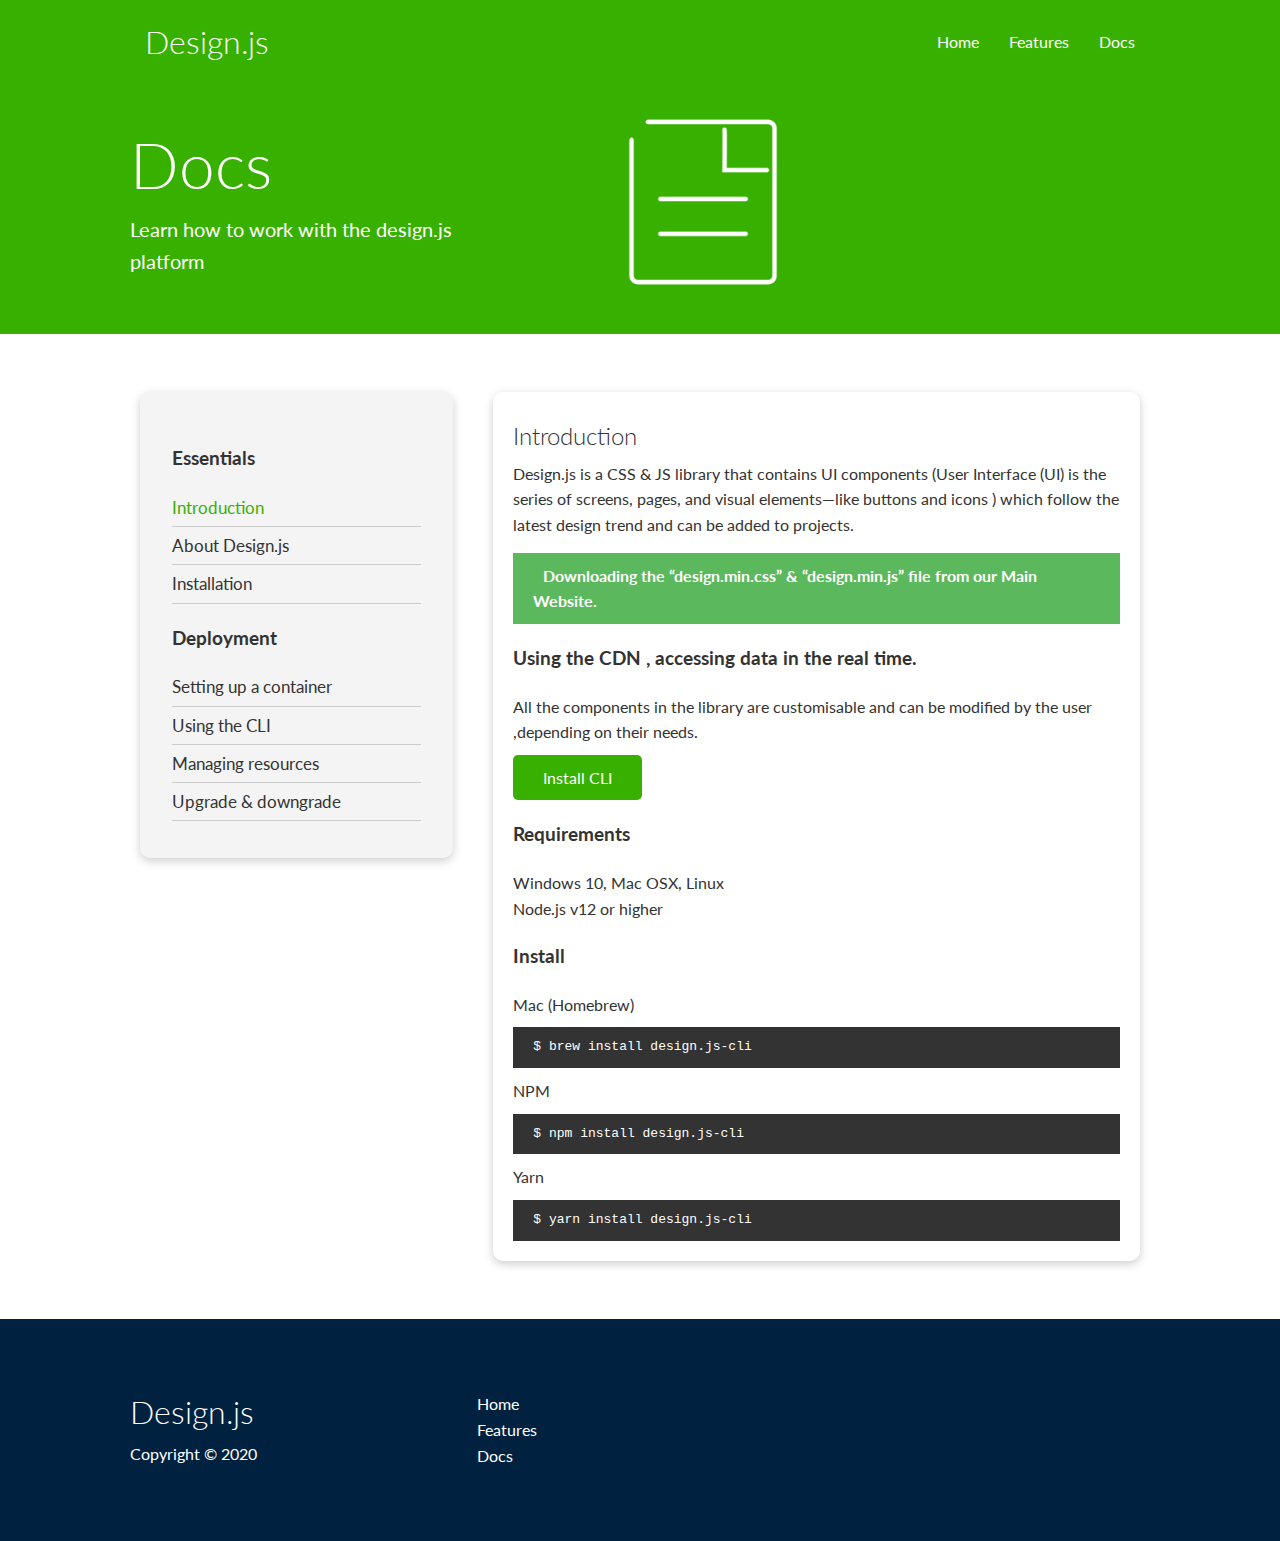
<file: docs.html>
<!DOCTYPE html>
<html lang="en">
<head>
    <meta charset="UTF-8">
    <meta name="viewport" content="width=device-width, initial-scale=1.0">
    <link rel="stylesheet" href="https://cdnjs.cloudflare.com/ajax/libs/font-awesome/5.15.1/css/all.min.css" integrity="sha512-+4zCK9k+qNFUR5X+cKL9EIR+ZOhtIloNl9GIKS57V1MyNsYpYcUrUeQc9vNfzsWfV28IaLL3i96P9sdNyeRssA==" crossorigin="anonymous" />
    <link rel="stylesheet" href="css/utilities.css">
    <link rel="stylesheet" href="css/style.css">
    <title>Design.js | CSS & JS LIBRARY</title>
</head>
<body>
    <!-- Navbar -->
    <div class="navbar">
        <div class="container flex">
            <h1 class="logo"><a href="index.html">Design.js</a></h1>
            <nav>
                <ul>
                    <li><a href="index.html">Home</a></li>
                    <li><a href="features.html">Features</a></li>
                    <li><a href="docs.html">Docs</a></li>
                </ul>
            </nav>
        </div>
    </div>

    <!-- Head -->
    <section class="docs-head bg-primary py-3">
        <div class="container grid">
            <div>
                <h1 class="xl">Docs</h1>
                <p class="lead">
                    Learn how to work with the design.js platform
                </p>
            </div>
            <img src="images/docs.png" alt="">
        </div>
    </section>

    <!-- Docs main -->
    <section class="docs-main my-4">
        <div class="container grid">
            <div class="card bg-light p-3">
                <h3 class="my-2">Essentials</h3>
                <nav>
                    <ul>
                        <li><a class="text-primary" href="#">Introduction</a></li>
                        <li><a href="#">About Design.js</a></li>
                        <li><a href="#">Installation</a></li>
                    </ul>
                </nav>

                <h3 class="my-2">Deployment</h3>
                <nav>
                    <ul>
                        <li><a href="#">Setting up a container</a></li>
							<li><a href="#">Using the CLI</a></li>
							<li><a href="#">Managing resources</a></li>
							<li><a href="#">Upgrade & downgrade</a></li>
                    </ul>
                </nav>
            </div>
            <div class="card">
                <h2>Introduction</h2>
                <p>Design.js is a CSS & JS library that contains UI components (User Interface
                    (UI) is the series of screens, pages, and visual elements—like buttons and
                    icons ) which follow the latest design trend and can be added to projects.</p>

                <div class="alert alert-success">
                    <i class="fas fa-info"></i>Downloading the “design.min.css” & “design.min.js” file from our Main
                    Website.
                </div>

                <h3>Using the CDN , accessing data in the real time.</h3>
                <p>All the components in the library are customisable and can be modified by the
                    user ,depending on their needs.</p>
                <a href="#" class="btn btn-primary">Install CLI</a>

                <h3>Requirements</h3>
                <ul>
                    <li>Windows 10, Mac OSX, Linux</li>
                    <li>Node.js v12 or higher</li>
                </ul>

                <h3>Install</h3>
                <p>Mac (Homebrew)</p>
                <pre><code>$ brew install design.js-cli</code></pre>
                <p>NPM</p>
                <pre><code>$ npm install design.js-cli</code></pre>
                <p>Yarn</p>
                <pre><code>$ yarn install design.js-cli</code></pre>

            </div>
        </div>
    </section>
    
    <!-- Footer -->
    <footer class="footer bg-dark py-5">
        <div class="container grid grid-3">
            <div>
                <h1>Design.js
                </h1>
                <p>Copyright &copy; 2020</p>
            </div>
            <nav>
                <ul>
                    <li><a href="index.html">Home</a></li>
                    <li><a href="features.html">Features</a></li>
                    <li><a href="docs.html">Docs</a></li>
                </ul>
            </nav>
            <div class="social">
                <a href="#"><i class="fab fa-github fa-2x"></i></a>
                <a href="#"><i class="fab fa-facebook fa-2x"></i></a>
                <a href="#"><i class="fab fa-instagram fa-2x"></i></a>
                <a href="#"><i class="fab fa-twitter fa-2x"></i></a>
            </div>
        </div>
    </footer>
</body>
</html>
</file>
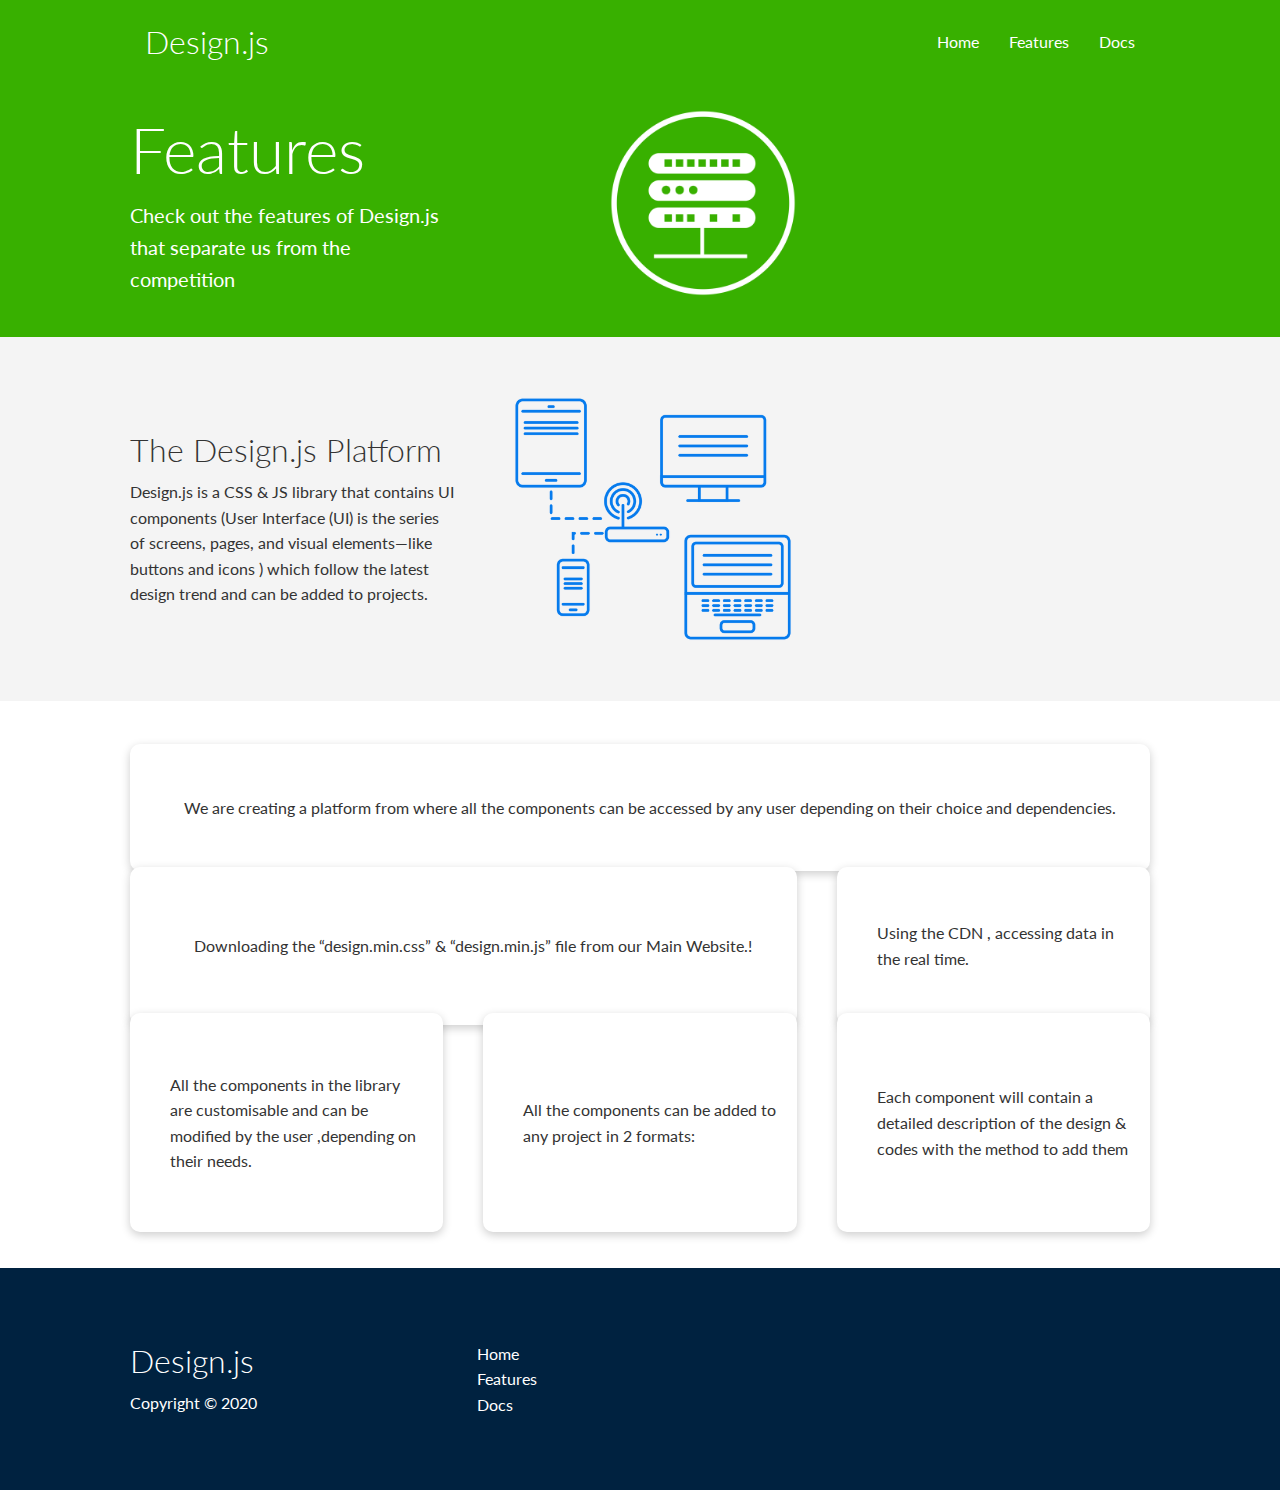
<file: features.html>
<!DOCTYPE html>
<html lang="en">
<head>
    <meta charset="UTF-8">
    <meta name="viewport" content="width=device-width, initial-scale=1.0">
    <link rel="stylesheet" href="https://cdnjs.cloudflare.com/ajax/libs/font-awesome/5.15.1/css/all.min.css" integrity="sha512-+4zCK9k+qNFUR5X+cKL9EIR+ZOhtIloNl9GIKS57V1MyNsYpYcUrUeQc9vNfzsWfV28IaLL3i96P9sdNyeRssA==" crossorigin="anonymous" />
    <link rel="stylesheet" href="css/utilities.css">
    <link rel="stylesheet" href="css/style.css">
    <title>Design.js | CSS & JS LIBRARY</title>
</head>
<body>
    <!-- Navbar -->
    <div class="navbar">
        <div class="container flex">
            <h1 class="logo"><a href="index.html">Design.js</a></h1>
            <nav>
                <ul>
                    <li><a href="index.html">Home</a></li>
                    <li><a href="features.html">Features</a></li>
                    <li><a href="docs.html">Docs</a></li>
                </ul>
            </nav>
        </div>
    </div>

    <!-- Head -->
    <section class="features-head bg-primary py-3">
        <div class="container grid">
            <div>
                <h1 class="xl">Features</h1>
                <p class="lead">
                    Check out the features of Design.js that separate us from the
						competition
                </p>
            </div>
            <img src="images/server.png" alt="">
        </div>
    </section>

    <!-- Sub head -->
    <section class="features-sub-head bg-light py-3">
        <div class="container grid">
            <div>
                <h1 class="md">The Design.js Platform</h1>
                <p>
                    Design.js is a CSS & JS library that contains UI components (User Interface
(UI) is the series of screens, pages, and visual elements—like buttons and
icons ) which follow the latest design trend and can be added to projects.
                </p>
            </div>
            <img src="images/server2.png" alt="">
        </div>
    </section>

    <section class="features-main my-2">
        <div class="container grid grid-3">
            <div class="card flex">
                <i class="fas fa-server fa-3x"></i>
                <p>We are creating a platform from where all the components can be accessed by
                    any user depending on their choice and dependencies.</p>
            </div>
            <div class="card flex">
                <i class="fas fa-network-wired fa-3x"></i>
                <p>
                    Downloading the “design.min.css” & “design.min.js” file from our Main
Website.!
                </p>
            </div>
            <div class="card flex">
                <i class="fas fa-laptop-code fa-3x"></i>
                <p>
                    Using the CDN , accessing data in the real time.
                </p>
            </div>
            <div class="card flex">
                <i class="fas fa-database fa-3x"></i>
                <p>
                    All the components in the library are customisable and can be modified by the
user ,depending on their needs.
                </p>
            </div>
            <div class="card flex">
                <i class="fas fa-power-off fa-3x"></i>
                <p>
                    All the components can be added to any project in 2 formats:
                </p>
            </div>
            <div class="card flex">
                <i class="fas fa-upload fa-3x"></i>
                <p>
                    Each component will contain a detailed description of the design & codes with
the method to add them
                </p>
            </div>
        </div>
    </section>

    <!-- Footer -->
    <footer class="footer bg-dark py-5">
        <div class="container grid grid-3">
            <div>
                <h1>Design.js
                </h1>
                <p>Copyright &copy; 2020</p>
            </div>
            <nav>
                <ul>
                    <li><a href="index.html">Home</a></li>
                    <li><a href="features.html">Features</a></li>
                    <li><a href="docs.html">Docs</a></li>
                </ul>
            </nav>
            <div class="social">
                <a href="#"><i class="fab fa-github fa-2x"></i></a>
                <a href="#"><i class="fab fa-facebook fa-2x"></i></a>
                <a href="#"><i class="fab fa-instagram fa-2x"></i></a>
                <a href="#"><i class="fab fa-twitter fa-2x"></i></a>
            </div>
        </div>
    </footer>
</body>
</html>
</file>
<file: css/utilities.css>
.container {
  max-width: 1100px;
  margin: 0 auto;
  overflow: auto;
  padding: 0 40px;
}

.card {
  background-color: #fff;
  color: #333;
  border-radius: 10px;
  box-shadow: 0 3px 10px rgba(0, 0, 0, 0.2);
  padding: 20px;
  margin: 10px;
}

.btn {
  display: inline-block;
  padding: 10px 30px;
  cursor: pointer;
  background: var(--primary-color);
  color: #fff;
  border: none;
  border-radius: 5px;
}

.btn-outline {
  background-color: transparent;
  border: 1px #fff solid;
}

.btn:hover {
  transform: scale(0.98);
}

/* Backgrounds & colored buttons */
.bg-primary,
.btn-primary {
  background-color: var(--primary-color);
  color: #fff;
}

.bg-secondary,
.btn-secondary {
  background-color: var(--secondary-color);
  color: #fff;
}

.bg-dark,
.btn-dark {
  background-color: var(--dark-color);
  color: #fff;
}

.bg-light,
.btn-light {
  background-color: var(--light-color);
  color: #333;
}

.bg-primary a,
.btn-primary a,
.bg-secondary a,
.btn-secondary a,
.bg-dark a,
.btn-dark a {
  color: #fff;
}

/* Text colors */
.text-primary {
  color: var(--primary-color);
}

.text-secondary {
  color: var(--secondary-color);
}

.text-dark {
  color: var(--dark-color);
}

.text-light {
  color: var(--light-color);
}

/* Text sizes */
.lead {
  font-size: 20px;
}

.sm {
  font-size: 1rem;
}

.md {
  font-size: 2rem;
}

.lg {
  font-size: 3rem;
}

.xl {
  font-size: 4rem;
}

.text-center {
  text-align: center;
}

/* Alert */
.alert {
  background-color: var(--light-color);
  padding: 10px 20px;
  font-weight: bold;
  margin: 15px 0;
}

.alert i {
  margin-right: 10px;
}

.alert-success {
  background-color: var(--success-color);
  color: #fff;
}

.alert-error {
  background-color: var(--error-color);
  color: #fff;
}

.flex {
  display: flex;
  justify-content: center;
  align-items: center;
  height: 120%;
}

.grid {
  display: grid;
  grid-template-columns: repeat(3, 1fr);
  gap: 20px;
  justify-content: center;
  align-items: center;
  height: 100%;
  overflow: hidden;
}

.grid-3 {
  grid-template-columns: repeat(3, 1fr);
}

/* Margin */
.my-1 {
  margin: 1rem 0;
}

.my-2 {
  margin: 1.5rem 0;
}

.my-3 {
  margin: 2rem 0;
}

.my-4 {
  margin: 3rem 0;
}

.my-5 {
  margin: 4rem 0;
}

.m-1 {
  margin: 1rem;
}

.m-2 {
  margin: 1.5rem;
}

.m-3 {
  margin: 2rem;
}

.m-4 {
  margin: 3rem;
}

.m-5 {
  margin: 4rem;
}

/* Padding */
.py-1 {
  padding: 1rem 0;
}

.py-2 {
  padding: 1.5rem 0;
}

.py-3 {
  padding: 2rem 0;
}

.py-4 {
  padding: 3rem 0;
}

.py-5 {
  padding: 4rem 0;
}

.p-1 {
  padding: 1rem;
}

.p-2 {
  padding: 1.5rem;
}

.p-3 {
  padding: 2rem;
}

.p-4 {
  padding: 3rem;
}

.p-5 {
  padding: 4rem;
}
</file>
<file: css/style.css>
@import url('https://fonts.googleapis.com/css2?family=Lato:wght@300&display=swap');

:root {
  --primary-color: #38b000;
  --secondary-color: #1c3fa8;
  --dark-color: #002240;
  --light-color: #f4f4f4;
  --success-color: #5cb85c;
  --error-color: #d9534f;
}

* {
  box-sizing: border-box;
  padding: 0;
  margin: 0;
}

body {
  font-family: 'Lato', sans-serif;
  color: #333;
  line-height: 1.6;
}

ul {
  list-style-type: none;
}

a {
  text-decoration: none;
  color: #333;
}

h1,
h2 {
  font-weight: 300;
  line-height: 1.2;
  margin: 10px 0;
}

p {
  margin: 10px 0;
}

img {
  width: 100%;
}

code,
pre {
  background: #333;
  color: #fff;
  padding: 10px;
}

.hidden {
  visibility: hidden;
  height: 0;
}

/* Navbar */
.navbar {
  background-color: var(--primary-color);
  color: #fff;
  height: 70px;
}

.navbar ul {
  display: flex;
}

.navbar a {
  color: #fff;
  padding: 10px;
  margin: 0 5px;
}

.navbar a:hover {
  border-bottom: 2px #fff solid;
}

.navbar .flex {
  justify-content: space-between;
}

/* Showcase */
.showcase {
  height: 400px;
  background-color: var(--primary-color);
  color: #fff;
  position: relative;
}

.showcase h1 {
  font-size: 40px;
}

.showcase p {
  margin: 20px 0;
}

.showcase .grid {
  overflow: visible;
  grid-template-columns: 55% auto;
  gap: 30px;
}

.showcase-text {
  animation: slideInFromLeft 1s ease-in;
}

.showcase-form {
  position: relative;
  top: 60px;
  height: 350px;
  width: 400px;
  padding: 40px;
  z-index: 100;
  justify-self: flex-end;
  animation: slideInFromRight 1s ease-in;
}

.showcase-form .form-control {
  margin: 30px 0;
}

.showcase-form input[type='text'],
.showcase-form input[type='email'] {
  border: 0;
  border-bottom: 1px solid #b4becb;
  width: 100%;
  padding: 3px;
  font-size: 16px;
}

.showcase-form input:focus {
  outline: none;
}

.showcase::before,
.showcase::after {
  content: '';
  position: absolute;
  height: 100px;
  bottom: -70px;
  right: 0;
  left: 0;
  background: #fff;
  transform: skewY(-3deg);
  -webkit-transform: skewY(-3deg);
  -moz-transform: skewY(-3deg);
  -ms-transform: skewY(-3deg);
}

/* Stats */
.stats {
  padding-top: 100px;
  animation: slideInFromBottom 1s ease-in;
}

.stats-heading {
  max-width: 500px;
  margin: auto;
}

.stats .grid h3 {
  font-size: 35px;
}

.stats .grid p {
  font-size: 20px;
  font-weight: bold;
}

/* Cli */
.cli .grid {
  grid-template-columns: repeat(3, 1fr);
  grid-template-rows: repeat(2, 1fr);
}

.cli .grid > *:first-child {
  grid-column: 1 / span 2;
  grid-row: 1 / span 2;
}

/* Cloud */
.cloud .grid {
  grid-template-columns: 4fr 3fr;
}

/* Languages */

.languages .flex {
  flex-wrap: wrap;
}

.languages .card {
  text-align: center;
  margin: 18px 10px 40px;
  transition: transform 0.2s ease-in;
}

.languages .card h4 {
  font-size: 20px;
  margin-bottom: 10px;
}

.languages .card:hover {
  transform: translateY(-15px);
}

/* Features */
.features-head img,
.docs-head img {
  width: 200px;
  justify-self: flex-end;
}

.features-sub-head img {
  width: 300px;
  justify-self: flex-end;
}

.features-main .card > i {
  margin-right: 20px;
}

.features-main .grid {
  padding: 30px;
}

.features-main .grid > *:first-child {
  grid-column: 1 / span 3;
}

.features-main .grid > *:nth-child(2) {
  grid-column: 1 / span 2;
}

/* Docs */
.docs-main h3 {
  margin: 20px 0;
}

.docs-main .grid {
  grid-template-columns: 1fr 2fr;
  align-items: flex-start;
}

.docs-main nav li {
  font-size: 17px;
  padding-bottom: 5px;
  margin-bottom: 5px;
  border-bottom: 1px #ccc solid;
}

.docs-main a:hover {
  font-weight: bold;
}

/* Footer */
.footer .social a {
  margin: 0 10px;
}

/* Animations */
@keyframes slideInFromLeft {
  0% {
    transform: translateX(-100%);
  }

  100% {
    transform: translateX(0);
  }
}

@keyframes slideInFromRight {
  0% {
    transform: translateX(100%);
  }

  100% {
    transform: translateX(0);
  }
}

@keyframes slideInFromTop {
  0% {
    transform: translateY(-100%);
  }

  100% {
    transform: translateX(0);
  }
}

@keyframes slideInFromBottom {
  0% {
    transform: translateY(100%);
  }

  100% {
    transform: translateX(0);
  }
}

/* Tablets and under */
@media (max-width: 768px) {
  .grid,
  .showcase .grid,
  .stats .grid,
  .cli .grid,
  .cloud .grid,
  .features-main .grid,
  .docs-main .grid {
    grid-template-columns: 1fr;
    grid-template-rows: 1fr;
  }

  .showcase {
    height: auto;
  }

  .showcase-text {
    text-align: center;
    margin-top: 40px;
    animation: slideInFromTop 1s ease-in;
  }

  .showcase-form {
    justify-self: center;
    margin: auto;
    animation: slideInFromBottom 1s ease-in;
  }

  .cli .grid > *:first-child {
    grid-column: 1;
    grid-row: 1;
  }

  .features-head,
  .features-sub-head,
  .docs-head {
    text-align: center;
  }

  .features-head img,
  .features-sub-head img,
  .docs-head img {
    justify-self: center;
  }

  .features-main .grid > *:first-child,
  .features-main .grid > *:nth-child(2) {
    grid-column: 1;
  }
}

/* Mobile */
@media (max-width: 500px) {
  .navbar {
    height: 100px;
  }

  .navbar .flex {
    flex-direction: column;
  }

  .navbar ul {
    padding: 10px;
    background-color: rgba(0, 0, 0, 0.1);
  }
  
  .showcase-form {
    width: 300px;
  }
}










.top-components{
  margin:100px 0px;
  
}
.bolder{
  font-weight: 900;
  color: #38b000;
}
.all-compo{
  padding:5px 20px;
  border:1px solid  #38b000;
  border-radius: 5px;
}
.all-compo:hover{
  transform: scale(.95);
  cursor: pointer;
}
.heading-part{
  display: flex;
  justify-content: space-between;
  align-items: center;
  height: 100%;
  margin-bottom: 36px;
}
.top-components .grid{
/*   grid-template-columns: 1fr 1fr 1fr; */
  padding: 10px 0px;

}
.compo-card{
  box-shadow: 0 3px 10px rgba(0,0,0,.2);
  border-radius: 5px;
  height: 350px;
  /* margin-bottom: 50px; */
}

.hd-3{
  padding: 20px 10px 0px 10px;
}
.text-compo {
  display: grid;
  grid-template-columns: repeat(3,min-content);
  padding : 5px 10px;
  grid-column-gap: 10px;
  
  align-items: center;

  /* margin:10px 0px; */
}
.text-compo p{
  padding: 0px 5px;
}
.fa-html5{
  color: crimson;
  font-size: 20px;
}
.fa-css3-alt{
  color: palevioletred;
  font-size: 40px;
}
.fa-js{
  color: orange;
  font-size: 20px;
}
.user-stats{
  display: grid;
  grid-template-columns: 70px 1fr;
  grid-template-rows: 30px 30px;
  padding: 5px 10px;
  align-items: center;
}
.user-stats  img{
  width: 50px;
  height: 50px;
  grid-row:1/3;
  border-radius: 50%;
  border-radius: 2px solid #38b000;
}
.user-stats p{
font-size: 12px;

}
.q2q{
  align-self: flex-start;
}
.b2b{
  align-self: flex-end;
}
.html{
  padding:5px 30px;
  background-color: crimson;
  justify-content: start;
  font-size: 12px;
  color: white;
  border-radius: 2px;
}
.css{
  padding:5px 30px;
  background-color: rgb(214, 66, 116);
  justify-content: start;
  font-size: 12px;
  color: white;
  border-radius: 2px;

}
.js{
  padding:5px 30px;
  background-color:orange;
  justify-content: start;
  font-size: 12px;
  color: white;
  border-radius: 2px;

}
.flex-lan{
  display: flex;
  justify-content: start;
}
.flex-lan>i{
  margin:20px 10px;
  padding: 30px;
  box-shadow: 0 3px 10px rgba(0,0,0,.2);
  text-align: center;
  font-size: 55px;
  flex:1;
  transition: transform 0.2s ease;
}
.flex-side{
  font-family: 'Lato';
  margin-top: 10px;
  color: #333;
  font-size: 25px;
}
.fa-sass{
  color: purple;
}
.fa-js-square{
  color: orange;
}
.flex-lan>i:hover{
  transform: translateY(-10px);
}

.fa-tachometer-alt{
  font-size: 35px;
  color:  #38b000;
  margin-bottom: 15px;
}
.fa-sort-amount-up-alt{
  font-size: 35px;
  color:  #38b000;
  margin-bottom: 15px;

}
.fa-code-branch{
  font-size: 35px;
  color:  #38b000;
  margin-bottom: 15px;
}
</file>
